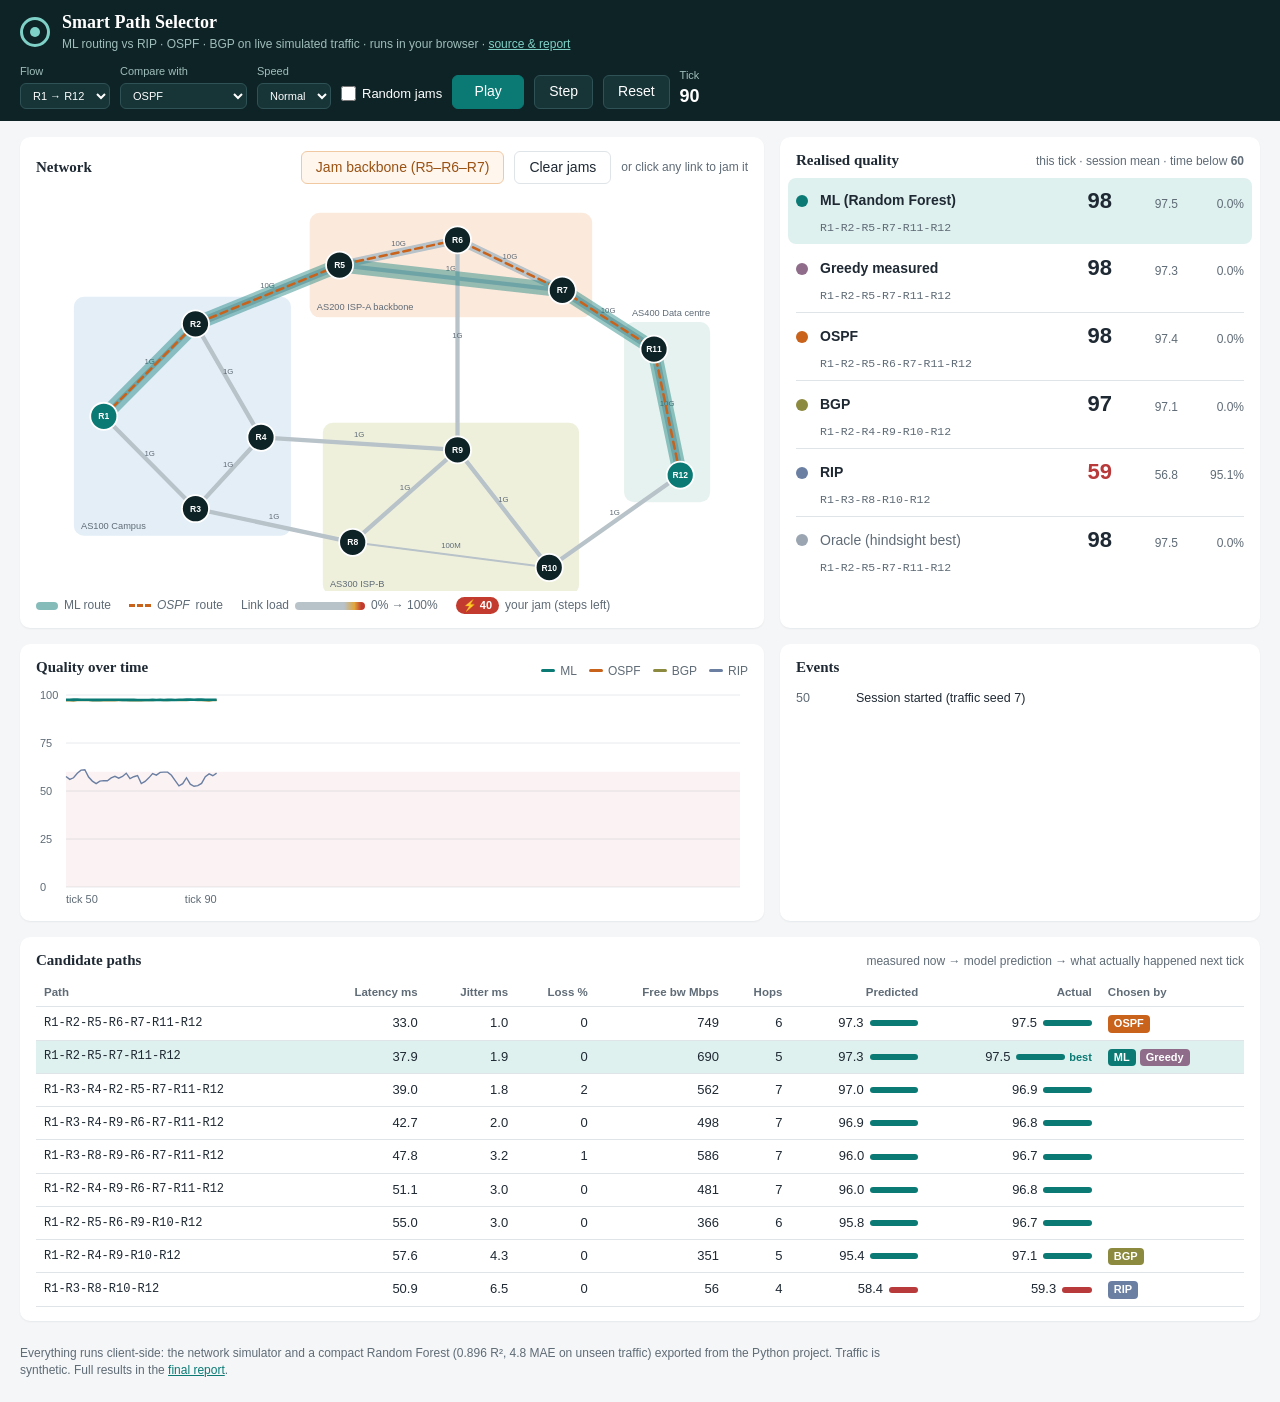
<file: index.html>
<!doctype html>
<html lang="en">
<head>
  <meta charset="utf-8">
  <meta name="viewport" content="width=device-width, initial-scale=1">
  <title>Smart Path Selector · Live</title>
  <link rel="stylesheet" href="style.css">
</head>
<body>
  <header class="bar">
    <div class="brand">
      <span class="logo" aria-hidden="true"></span>
      <div>
        <h1>Smart Path Selector</h1>
        <p>ML routing vs RIP · OSPF · BGP on live simulated traffic · runs in your browser · <a href="https://github.com/K-RANGARAJAN/smart-path-selector">source &amp; report</a></p>
      </div>
    </div>
    <div class="controls">
      <label>Flow
        <select id="flow"></select>
      </label>
      <label>Compare with
        <select id="compare">
          <option>OSPF</option><option>BGP</option><option>RIP</option><option>Greedy measured</option>
        </select>
      </label>
      <label>Speed
        <select id="speed">
          <option value="900">Slow</option><option value="400" selected>Normal</option><option value="120">Fast</option>
        </select>
      </label>
      <label class="toggle" title="The simulator also creates traffic jams by itself, like a real network. Turn off for a controlled demo.">
        <input id="random-jams" type="checkbox"> Random jams
      </label>
      <button id="play" class="primary" type="button">Play</button>
      <button id="step" type="button">Step</button>
      <button id="reset" type="button" title="Restart with new random traffic">Reset</button>
      <div class="tick"><span>Tick</span><strong id="tick">–</strong></div>
    </div>
  </header>

  <main>
    <section class="card topo">
      <div class="card-head">
        <h2>Network</h2>
        <div class="head-actions">
          <button id="congest-backbone" class="warn" type="button">Jam backbone (R5–R6–R7)</button>
          <button id="clear-jams" class="plain" type="button">Clear jams</button>
          <span class="hint">or click any link to jam it</span>
        </div>
      </div>
      <svg id="topology" viewBox="0 0 1000 560" role="img" aria-label="Network topology with link utilisation"></svg>
      <div class="legend">
        <span><i class="swatch ml"></i>ML route</span>
        <span><i class="swatch cmp"></i><em id="cmp-name">OSPF</em> route</span>
        <span class="scale">Link load <i class="grad"></i> 0% → 100%</span>
        <span><i class="jam-chip">⚡ 40</i>your jam (steps left)</span>
      </div>
    </section>

    <section class="card board">
      <div class="card-head"><h2>Realised quality</h2><span class="hint">this tick · session mean · time below <b id="poor-th">60</b></span></div>
      <div id="scoreboard"></div>
    </section>

    <section class="card chart">
      <div class="card-head"><h2>Quality over time</h2><div id="chart-legend" class="chart-legend"></div></div>
      <canvas id="chart" height="220"></canvas>
    </section>

    <section class="card events">
      <div class="card-head"><h2>Events</h2></div>
      <ol id="events"></ol>
    </section>

    <section class="card paths">
      <div class="card-head"><h2>Candidate paths</h2><span class="hint">measured now → model prediction → what actually happened next tick</span></div>
      <div class="table-wrap">
        <table>
          <thead><tr>
            <th>Path</th><th class="num">Latency ms</th><th class="num">Jitter ms</th><th class="num">Loss %</th>
            <th class="num">Free bw Mbps</th><th class="num">Hops</th><th class="num">Predicted</th><th class="num">Actual</th><th>Chosen by</th>
          </tr></thead>
          <tbody id="candidates"></tbody>
        </table>
      </div>
    </section>
  </main>
  
  <footer class="site-note">
    Everything runs client-side: the network simulator and a compact Random Forest (0.896 R², 4.8 MAE on unseen traffic)
    exported from the Python project. Traffic is synthetic. Full results in the
    <a href="https://github.com/K-RANGARAJAN/smart-path-selector/blob/main/docs/Final_Report.md">final report</a>.
  </footer>
  <script>window.SMARTPATH_STATIC = true;</script>
  <script src="sim.js"></script>
  
  <script src="app.js"></script>
</body>
</html>
</file>
<file: style.css>
:root {
  --ink: #1f2933; --muted: #5f6b76; --line: #dfe4e8; --bg: #f4f6f7; --card: #ffffff;
  --teal: #0b7a75; --teal-soft: #dff1ef; --amber: #d9822b; --red: #b83a3a;
  --ml: #0b7a75; --greedy: #8e6c8a; --ospf: #c9621a; --bgp: #8c8a3e; --rip: #6b7fa3; --oracle: #9aa5b1;
  --night: #0e2326;
}
* { box-sizing: border-box; }
body { margin: 0; font: 14px/1.4 -apple-system, "Segoe UI", Calibri, Roboto, sans-serif; color: var(--ink); background: var(--bg); }
button, select { font: inherit; }

.bar { display: flex; flex-wrap: wrap; gap: 12px 24px; align-items: center; justify-content: space-between;
  padding: 12px 20px; background: var(--night); color: #fff; position: sticky; top: 0; z-index: 5; }
.brand { display: flex; gap: 12px; align-items: center; }
.brand h1 { margin: 0; font: 600 18px/1.2 Cambria, Georgia, serif; }
.brand p { margin: 2px 0 0; color: #9fbdba; font-size: 12px; }
.logo { width: 30px; height: 30px; border-radius: 50%; border: 3px solid #7fd1c7; position: relative; }
.logo::after { content: ""; position: absolute; inset: 7px; border-radius: 50%; background: #7fd1c7; }
.controls { display: flex; flex-wrap: wrap; gap: 10px; align-items: end; }
.controls label { display: flex; flex-direction: column; gap: 3px; font-size: 11px; color: #9fbdba; }
.controls select { background: #173437; color: #fff; border: 1px solid #2f5256; border-radius: 6px; padding: 5px 8px; }
button { border: 1px solid #2f5256; background: #173437; color: #fff; border-radius: 6px; padding: 6px 14px; cursor: pointer; }
button:hover { border-color: #7fd1c7; }
button.primary { background: var(--teal); border-color: var(--teal); min-width: 72px; }
button.warn { background: #fff6ee; color: #9a5213; border-color: #f0c9a3; }
button.warn:hover { border-color: var(--amber); }
button.plain { background: #fff; color: var(--ink); border-color: var(--line); }
button.plain:hover { border-color: var(--muted); }
#events .cleared { color: var(--muted); }
.tick { display: flex; flex-direction: column; font-size: 11px; color: #9fbdba; min-width: 58px; }
.tick strong { color: #fff; font-size: 18px; font-variant-numeric: tabular-nums; }

main { display: grid; gap: 16px; padding: 16px 20px 24px; grid-template-columns: minmax(0, 1.55fr) minmax(0, 1fr); }
.card { background: var(--card); border-radius: 10px; padding: 14px 16px; box-shadow: 0 1px 2px rgba(16, 42, 46, .06); min-width: 0; }
.card-head { display: flex; flex-wrap: wrap; gap: 6px 12px; align-items: baseline; justify-content: space-between; margin-bottom: 8px; }
.card h2 { margin: 0; font: 600 15px/1.2 Cambria, Georgia, serif; }
.hint { color: var(--muted); font-size: 12px; }
.head-actions { display: flex; gap: 10px; align-items: center; }
.paths { grid-column: 1 / -1; }
@media (max-width: 980px) { main { grid-template-columns: 1fr; } }

#topology { width: 100%; height: auto; display: block; }
#topology .as-box { stroke: none; }
#topology .as-label { fill: var(--muted); font-size: 13px; }
#topology .link { stroke-linecap: round; cursor: pointer; transition: stroke .3s; }
#topology .link-hit { stroke: transparent; stroke-width: 22; cursor: pointer; }
#topology [data-link]:hover .link { filter: brightness(.8); }
#topology .ml-path { fill: none; stroke: var(--ml); stroke-opacity: .42; stroke-width: 20; stroke-linecap: round; stroke-linejoin: round; pointer-events: none; }
#topology .cmp-path { fill: none; stroke-width: 3.5; stroke-dasharray: 10 7; stroke-linecap: round; stroke-linejoin: round; pointer-events: none; }
#topology .router circle { fill: var(--night); stroke: #fff; stroke-width: 2.5; }
#topology .router.endpoint circle { fill: var(--teal); }
#topology .router text { fill: #fff; font-size: 12px; font-weight: 700; text-anchor: middle; dominant-baseline: central; pointer-events: none; }
#topology .cap { font-size: 11px; fill: var(--muted); text-anchor: middle; pointer-events: none; }
#topology .congested { animation: pulse 1s ease-in-out infinite; }
@keyframes pulse { 50% { stroke-opacity: .45; } }
.legend { display: flex; flex-wrap: wrap; gap: 6px 18px; font-size: 12px; color: var(--muted); margin-top: 6px; }
.legend span { display: inline-flex; align-items: center; gap: 6px; }
.swatch { display: inline-block; width: 22px; height: 8px; border-radius: 4px; }
.swatch.ml { background: rgba(11, 122, 117, .5); }
.swatch.cmp { height: 0; border-top: 3px dashed var(--ospf); border-radius: 0; }
.grad { display: inline-block; width: 70px; height: 8px; border-radius: 4px; background: linear-gradient(90deg, #b8c2c9, #b8c2c9 70%, #e0a53c 85%, #c23b2e 95%); }
.controls label.toggle { flex-direction: row; align-items: center; gap: 6px; color: #fff; font-size: 13px; padding-bottom: 6px; cursor: pointer; }
.controls label.toggle input { accent-color: #7fd1c7; width: 15px; height: 15px; margin: 0; }
#topology [data-link] { cursor: pointer; }
#topology .jam-marker rect { fill: #c23b2e; }
#topology .jam-marker text { fill: #fff; font-size: 12px; font-weight: 700; text-anchor: middle; dominant-baseline: central; }
#topology .jam-marker { pointer-events: none; }
.jam-chip { font-style: normal; background: #c23b2e; color: #fff; font-weight: 700; font-size: 11px; border-radius: 9px; padding: 1px 7px; }
.pulse { width: 10px; height: 10px; border-radius: 50%; background: #c23b2e; animation: pulse 1s infinite; display: inline-block; }

.row { display: grid; grid-template-columns: 14px minmax(0, 1fr) auto; gap: 4px 10px; align-items: center; padding: 8px 0; border-top: 1px solid var(--line); }
.row:first-child { border-top: 0; }
.row .dot { width: 12px; height: 12px; border-radius: 50%; }
.row .name { font-weight: 600; }
.row .path { grid-column: 2 / 4; color: var(--muted); font-size: 11.5px; font-family: ui-monospace, Menlo, monospace; overflow-wrap: anywhere; }
.row .nums { display: flex; gap: 14px; align-items: baseline; font-variant-numeric: tabular-nums; }
.row .q { font-size: 22px; font-weight: 700; min-width: 48px; text-align: right; }
.row .q.bad { color: var(--red); }
.row .m, .row .p { font-size: 12px; color: var(--muted); min-width: 52px; text-align: right; }
.row.ml { background: var(--teal-soft); margin: 0 -8px; padding-left: 8px; padding-right: 8px; border-radius: 8px; border-top-color: transparent; }
.row.ml + .row { border-top-color: transparent; }
.row.oracle .name { color: var(--muted); font-weight: 500; }

#chart { width: 100%; display: block; }
.chart-legend { display: flex; flex-wrap: wrap; gap: 4px 12px; font-size: 12px; color: var(--muted); }
.chart-legend span { display: inline-flex; gap: 5px; align-items: center; }
.chart-legend i { width: 14px; height: 3px; border-radius: 2px; display: inline-block; }

#events { list-style: none; margin: 0; padding: 0; max-height: 246px; overflow-y: auto; }
#events li { display: grid; grid-template-columns: 52px 1fr; gap: 8px; padding: 6px 0; border-top: 1px solid var(--line); font-size: 12.5px; }
#events li:first-child { border-top: 0; }
#events .t { color: var(--muted); font-variant-numeric: tabular-nums; }
#events .congestion { color: #9a5213; }
#events .switch { color: var(--teal); }

.table-wrap { overflow-x: auto; }
table { width: 100%; border-collapse: collapse; font-size: 13px; }
th { text-align: left; font-size: 11.5px; color: var(--muted); font-weight: 600; padding: 6px 8px; border-bottom: 1px solid var(--line); white-space: nowrap; }
td { padding: 7px 8px; border-bottom: 1px solid var(--line); white-space: nowrap; }
td.path { font-family: ui-monospace, Menlo, monospace; font-size: 12px; }
.num { text-align: right; font-variant-numeric: tabular-nums; }
tr.ml-choice td { background: var(--teal-soft); }
td .bar-cell { display: inline-flex; align-items: center; gap: 6px; justify-content: flex-end; }
td .mini { display: inline-block; height: 6px; border-radius: 3px; background: var(--teal); }
td .mini.bad { background: var(--red); }
.badge { display: inline-block; font-size: 11px; font-weight: 600; color: #fff; border-radius: 4px; padding: 1px 6px; margin-right: 4px; }
.best { color: var(--teal); font-weight: 700; font-size: 11px; margin-left: 4px; }

.brand p a { color: #7fd1c7; }
.site-note { padding: 0 20px 24px; color: var(--muted); font-size: 12px; max-width: 900px; }
.site-note a { color: var(--teal); }
</file>
